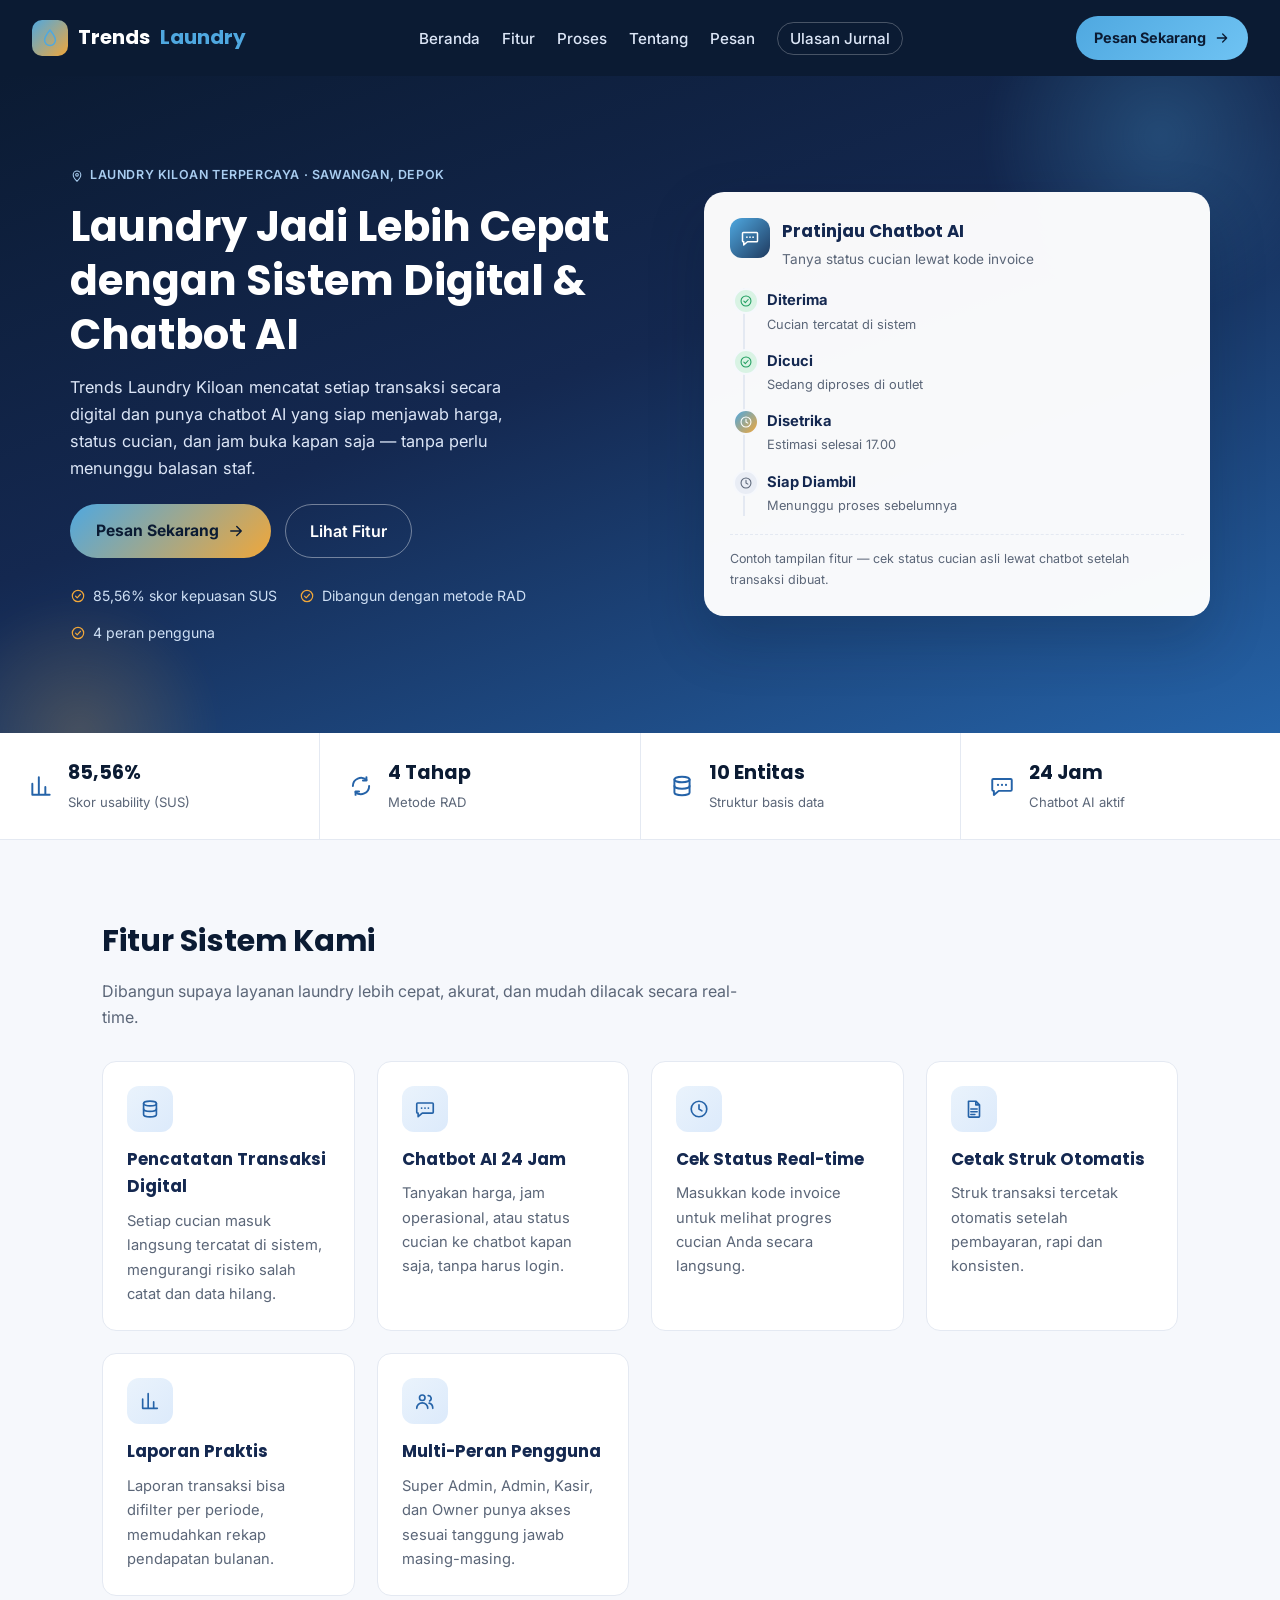
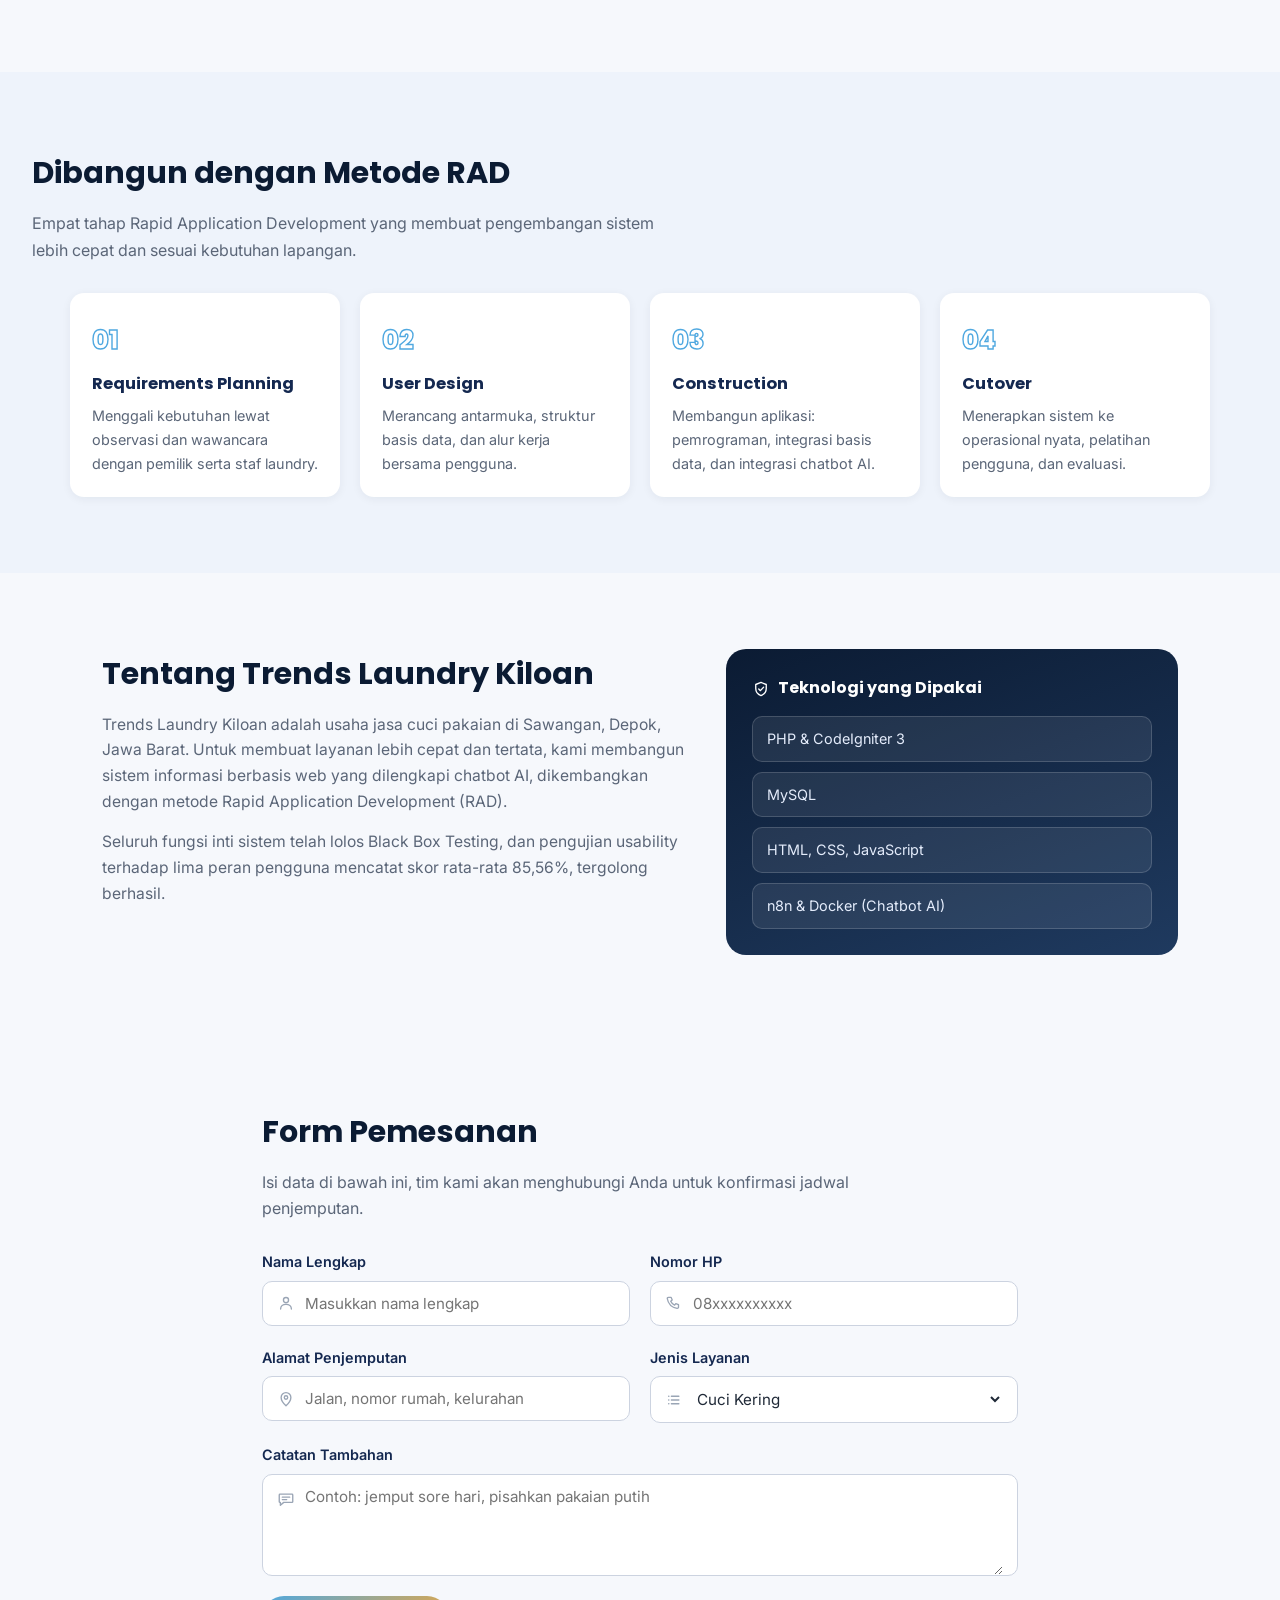
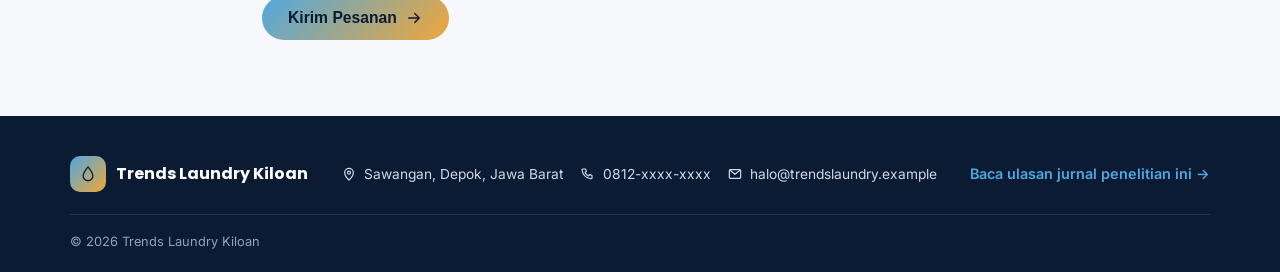
<file: index.html>
<!DOCTYPE html>
<html lang="id">
<head>
    <meta charset="UTF-8">
    <meta name="viewport" content="width=device-width, initial-scale=1.0">
    <title>Trends Laundry Kiloan — Laundry Digital dengan Chatbot AI</title>
    <link rel="stylesheet" href="css/style.css">
    <link rel="stylesheet" href="assets/home.css">
</head>
<body>

    <!-- ============================================
         ICON SPRITE
         Semua ikon digambar sebagai garis sederhana
         (bukan emoji) dan dipakai ulang lewat <use>.
         ============================================ -->
    <svg class="icon-sprite" aria-hidden="true">
        <defs>
            <symbol id="icon-drop" viewBox="0 0 24 24">
                <path d="M12 2.5c3.2 4 6.5 8.2 6.5 12A6.5 6.5 0 0 1 5.5 14.5c0-3.8 3.3-8 6.5-12z" fill="none" stroke="currentColor" stroke-width="1.8" stroke-linejoin="round"/>
            </symbol>
            <symbol id="icon-chat" viewBox="0 0 24 24">
                <path d="M4 5.5h16a1 1 0 0 1 1 1v9a1 1 0 0 1-1 1H9l-4.5 3.8V16.5H4a1 1 0 0 1-1-1v-9a1 1 0 0 1 1-1z" fill="none" stroke="currentColor" stroke-width="1.8" stroke-linejoin="round"/>
                <circle cx="8.3" cy="11" r="1" fill="currentColor" stroke="none"/>
                <circle cx="12" cy="11" r="1" fill="currentColor" stroke="none"/>
                <circle cx="15.7" cy="11" r="1" fill="currentColor" stroke="none"/>
            </symbol>
            <symbol id="icon-clock" viewBox="0 0 24 24">
                <circle cx="12" cy="12" r="8.5" fill="none" stroke="currentColor" stroke-width="1.8"/>
                <path d="M12 7.5V12l3.2 2" fill="none" stroke="currentColor" stroke-width="1.8" stroke-linecap="round" stroke-linejoin="round"/>
            </symbol>
            <symbol id="icon-chart" viewBox="0 0 24 24">
                <path d="M4 20V10M10 20V4M16 20v-7M20 20H4" fill="none" stroke="currentColor" stroke-width="1.8" stroke-linecap="round" stroke-linejoin="round"/>
            </symbol>
            <symbol id="icon-users" viewBox="0 0 24 24">
                <circle cx="9" cy="8.5" r="3" fill="none" stroke="currentColor" stroke-width="1.8"/>
                <path d="M3 20c0-3.3 2.7-6 6-6s6 2.7 6 6" fill="none" stroke="currentColor" stroke-width="1.8" stroke-linecap="round"/>
                <path d="M15.5 6.2A3 3 0 0 1 17 11.9" fill="none" stroke="currentColor" stroke-width="1.8" stroke-linecap="round"/>
                <path d="M16.5 14.3c2.3.5 4 2.5 4 5.7" fill="none" stroke="currentColor" stroke-width="1.8" stroke-linecap="round"/>
            </symbol>
            <symbol id="icon-doc" viewBox="0 0 24 24">
                <path d="M6 3.5h8l4 4V20a0.8 0.8 0 0 1-.8.8H6.8A0.8 0.8 0 0 1 6 20V3.5z" fill="none" stroke="currentColor" stroke-width="1.8" stroke-linejoin="round"/>
                <path d="M14 3.5V7.5h4" fill="none" stroke="currentColor" stroke-width="1.8" stroke-linejoin="round"/>
                <path d="M8.5 12h7M8.5 15h7M8.5 18h4.5" fill="none" stroke="currentColor" stroke-width="1.6" stroke-linecap="round"/>
            </symbol>
            <symbol id="icon-db" viewBox="0 0 24 24">
                <ellipse cx="12" cy="6" rx="7" ry="2.6" fill="none" stroke="currentColor" stroke-width="1.8"/>
                <path d="M5 6v12c0 1.4 3.1 2.6 7 2.6s7-1.2 7-2.6V6" fill="none" stroke="currentColor" stroke-width="1.8" stroke-linecap="round"/>
                <path d="M5 12c0 1.4 3.1 2.6 7 2.6s7-1.2 7-2.6" fill="none" stroke="currentColor" stroke-width="1.8" stroke-linecap="round"/>
            </symbol>
            <symbol id="icon-cycle" viewBox="0 0 24 24">
                <path d="M4.5 12a7.5 7.5 0 0 1 12.6-5.5M19.5 12a7.5 7.5 0 0 1-12.6 5.5" fill="none" stroke="currentColor" stroke-width="1.8" stroke-linecap="round"/>
                <path d="M17 3.8v3.2h-3.2M7 20.2V17h3.2" fill="none" stroke="currentColor" stroke-width="1.8" stroke-linecap="round" stroke-linejoin="round"/>
            </symbol>
            <symbol id="icon-arrow" viewBox="0 0 24 24">
                <path d="M5 12h14M13 6l6 6-6 6" fill="none" stroke="currentColor" stroke-width="1.9" stroke-linecap="round" stroke-linejoin="round"/>
            </symbol>
            <symbol id="icon-pin" viewBox="0 0 24 24">
                <path d="M12 21s-6.5-5.9-6.5-11A6.5 6.5 0 0 1 18.5 10c0 5.1-6.5 11-6.5 11z" fill="none" stroke="currentColor" stroke-width="1.8" stroke-linejoin="round"/>
                <circle cx="12" cy="10" r="2.3" fill="none" stroke="currentColor" stroke-width="1.8"/>
            </symbol>
            <symbol id="icon-phone" viewBox="0 0 24 24">
                <path d="M5 4.5h3.2l1.4 3.6-2 1.6a11 11 0 0 0 5.2 5.2l1.6-2 3.6 1.4V17.5c0 1-.9 1.8-1.9 1.6-7-1.2-11.9-6-13.1-13.1A1.7 1.7 0 0 1 5 4.5z" fill="none" stroke="currentColor" stroke-width="1.8" stroke-linejoin="round"/>
            </symbol>
            <symbol id="icon-mail" viewBox="0 0 24 24">
                <rect x="3.5" y="5.5" width="17" height="13" rx="1.5" fill="none" stroke="currentColor" stroke-width="1.8"/>
                <path d="M4.5 6.5 12 12.5l7.5-6" fill="none" stroke="currentColor" stroke-width="1.8" stroke-linecap="round" stroke-linejoin="round"/>
            </symbol>
            <symbol id="icon-check" viewBox="0 0 24 24">
                <circle cx="12" cy="12" r="8.5" fill="none" stroke="currentColor" stroke-width="1.8"/>
                <path d="M8.3 12.3l2.5 2.5 4.9-5.4" fill="none" stroke="currentColor" stroke-width="1.8" stroke-linecap="round" stroke-linejoin="round"/>
            </symbol>
            <symbol id="icon-user" viewBox="0 0 24 24">
                <circle cx="12" cy="8" r="3.4" fill="none" stroke="currentColor" stroke-width="1.8"/>
                <path d="M4.8 20c0-3.6 3.2-6.4 7.2-6.4s7.2 2.8 7.2 6.4" fill="none" stroke="currentColor" stroke-width="1.8" stroke-linecap="round"/>
            </symbol>
            <symbol id="icon-list" viewBox="0 0 24 24">
                <path d="M8.5 7h10M8.5 12h10M8.5 17h10" fill="none" stroke="currentColor" stroke-width="1.8" stroke-linecap="round"/>
                <circle cx="5" cy="7" r="1.1" fill="currentColor" stroke="none"/>
                <circle cx="5" cy="12" r="1.1" fill="currentColor" stroke="none"/>
                <circle cx="5" cy="17" r="1.1" fill="currentColor" stroke="none"/>
            </symbol>
            <symbol id="icon-note" viewBox="0 0 24 24">
                <path d="M4 5.5h16a1 1 0 0 1 1 1v9a1 1 0 0 1-1 1H9l-4.5 3.8V16.5H4a1 1 0 0 1-1-1v-9a1 1 0 0 1 1-1z" fill="none" stroke="currentColor" stroke-width="1.8" stroke-linejoin="round"/>
                <path d="M7 9.5h10M7 12.8h6" fill="none" stroke="currentColor" stroke-width="1.6" stroke-linecap="round"/>
            </symbol>
            <symbol id="icon-shield" viewBox="0 0 24 24">
                <path d="M12 3.3 19 6v5.3c0 4.8-3 7.9-7 9.4-4-1.5-7-4.6-7-9.4V6l7-2.7z" fill="none" stroke="currentColor" stroke-width="1.8" stroke-linejoin="round"/>
                <path d="M9 12l2.2 2.2L15.5 9.5" fill="none" stroke="currentColor" stroke-width="1.8" stroke-linecap="round" stroke-linejoin="round"/>
            </symbol>
        </defs>
    </svg>

    <header class="site-header">
        <a class="logo" href="#beranda">
            <span class="logo-badge"><svg class="icon" width="20" height="20"><use href="#icon-drop"/></svg></span>
            Trends<span>Laundry</span>
        </a>

        <nav>
            <ul>
                <li><a href="#beranda">Beranda</a></li>
                <li><a href="#fitur">Fitur</a></li>
                <li><a href="#proses">Proses</a></li>
                <li><a href="#tentang">Tentang</a></li>
                <li><a href="#pesan">Pesan</a></li>
                <li><a href="landing-page.html" class="nav-secondary">Ulasan Jurnal</a></li>
            </ul>
        </nav>

        <a class="btn-nav" href="#pesan">
            Pesan Sekarang
            <svg class="icon" width="16" height="16"><use href="#icon-arrow"/></svg>
        </a>
    </header>

    <main>

        <!-- ============== HERO ============== -->
        <section id="beranda" class="hero">
            <div class="hero-glow hero-glow-a"></div>
            <div class="hero-glow hero-glow-b"></div>

            <div class="hero-inner">
                <div class="hero-text">
                    <p class="eyebrow">
                        <svg class="icon" width="14" height="14"><use href="#icon-pin"/></svg>
                        Laundry Kiloan Terpercaya &middot; Sawangan, Depok
                    </p>
                    <h1>Laundry Jadi Lebih Cepat dengan Sistem Digital &amp; Chatbot AI</h1>
                    <p class="hero-desc">
                        Trends Laundry Kiloan mencatat setiap transaksi secara digital dan
                        punya chatbot AI yang siap menjawab harga, status cucian, dan jam
                        buka kapan saja &mdash; tanpa perlu menunggu balasan staf.
                    </p>

                    <div class="hero-actions">
                        <a class="btn-primary" href="#pesan">
                            Pesan Sekarang
                            <svg class="icon" width="18" height="18"><use href="#icon-arrow"/></svg>
                        </a>
                        <a class="btn-ghost" href="#fitur">Lihat Fitur</a>
                    </div>

                    <ul class="trust-badges">
                        <li><svg class="icon" width="16" height="16"><use href="#icon-check"/></svg> 85,56% skor kepuasan SUS</li>
                        <li><svg class="icon" width="16" height="16"><use href="#icon-check"/></svg> Dibangun dengan metode RAD</li>
                        <li><svg class="icon" width="16" height="16"><use href="#icon-check"/></svg> 4 peran pengguna</li>
                    </ul>
                </div>

                <div class="hero-card" aria-label="Pratinjau fitur pelacakan status">
                    <div class="hero-card-head">
                        <span class="hero-card-icon"><svg class="icon" width="20" height="20"><use href="#icon-chat"/></svg></span>
                        <div>
                            <h2>Pratinjau Chatbot AI</h2>
                            <p>Tanya status cucian lewat kode invoice</p>
                        </div>
                    </div>

                    <ol class="hero-steps">
                        <li class="done">
                            <span class="step-dot"><svg class="icon" width="14" height="14"><use href="#icon-check"/></svg></span>
                            <div>
                                <strong>Diterima</strong>
                                <span>Cucian tercatat di sistem</span>
                            </div>
                        </li>
                        <li class="done">
                            <span class="step-dot"><svg class="icon" width="14" height="14"><use href="#icon-check"/></svg></span>
                            <div>
                                <strong>Dicuci</strong>
                                <span>Sedang diproses di outlet</span>
                            </div>
                        </li>
                        <li class="active">
                            <span class="step-dot"><svg class="icon" width="14" height="14"><use href="#icon-clock"/></svg></span>
                            <div>
                                <strong>Disetrika</strong>
                                <span>Estimasi selesai 17.00</span>
                            </div>
                        </li>
                        <li>
                            <span class="step-dot"><svg class="icon" width="14" height="14"><use href="#icon-clock"/></svg></span>
                            <div>
                                <strong>Siap Diambil</strong>
                                <span>Menunggu proses sebelumnya</span>
                            </div>
                        </li>
                    </ol>

                    <p class="hero-card-note">Contoh tampilan fitur &mdash; cek status cucian asli lewat chatbot setelah transaksi dibuat.</p>
                </div>
            </div>
        </section>

        <!-- ============== STATS STRIP ============== -->
        <section class="stats" aria-label="Statistik singkat">
            <div class="stat-item">
                <svg class="icon" width="26" height="26"><use href="#icon-chart"/></svg>
                <div>
                    <strong>85,56%</strong>
                    <span>Skor usability (SUS)</span>
                </div>
            </div>
            <div class="stat-item">
                <svg class="icon" width="26" height="26"><use href="#icon-cycle"/></svg>
                <div>
                    <strong>4 Tahap</strong>
                    <span>Metode RAD</span>
                </div>
            </div>
            <div class="stat-item">
                <svg class="icon" width="26" height="26"><use href="#icon-db"/></svg>
                <div>
                    <strong>10 Entitas</strong>
                    <span>Struktur basis data</span>
                </div>
            </div>
            <div class="stat-item">
                <svg class="icon" width="26" height="26"><use href="#icon-chat"/></svg>
                <div>
                    <strong>24 Jam</strong>
                    <span>Chatbot AI aktif</span>
                </div>
            </div>
        </section>

        <!-- ============== FITUR ============== -->
        <section id="fitur" class="features">
            <h2 class="section-title">Fitur Sistem Kami</h2>
            <p class="section-subtitle">Dibangun supaya layanan laundry lebih cepat, akurat, dan mudah dilacak secara real-time.</p>

            <div class="feature-grid">
                <article class="feature-card">
                    <span class="feature-icon"><svg class="icon" width="22" height="22"><use href="#icon-db"/></svg></span>
                    <h3>Pencatatan Transaksi Digital</h3>
                    <p>Setiap cucian masuk langsung tercatat di sistem, mengurangi risiko salah catat dan data hilang.</p>
                </article>

                <article class="feature-card">
                    <span class="feature-icon"><svg class="icon" width="22" height="22"><use href="#icon-chat"/></svg></span>
                    <h3>Chatbot AI 24 Jam</h3>
                    <p>Tanyakan harga, jam operasional, atau status cucian ke chatbot kapan saja, tanpa harus login.</p>
                </article>

                <article class="feature-card">
                    <span class="feature-icon"><svg class="icon" width="22" height="22"><use href="#icon-clock"/></svg></span>
                    <h3>Cek Status Real-time</h3>
                    <p>Masukkan kode invoice untuk melihat progres cucian Anda secara langsung.</p>
                </article>

                <article class="feature-card">
                    <span class="feature-icon"><svg class="icon" width="22" height="22"><use href="#icon-doc"/></svg></span>
                    <h3>Cetak Struk Otomatis</h3>
                    <p>Struk transaksi tercetak otomatis setelah pembayaran, rapi dan konsisten.</p>
                </article>

                <article class="feature-card">
                    <span class="feature-icon"><svg class="icon" width="22" height="22"><use href="#icon-chart"/></svg></span>
                    <h3>Laporan Praktis</h3>
                    <p>Laporan transaksi bisa difilter per periode, memudahkan rekap pendapatan bulanan.</p>
                </article>

                <article class="feature-card">
                    <span class="feature-icon"><svg class="icon" width="22" height="22"><use href="#icon-users"/></svg></span>
                    <h3>Multi-Peran Pengguna</h3>
                    <p>Super Admin, Admin, Kasir, dan Owner punya akses sesuai tanggung jawab masing-masing.</p>
                </article>
            </div>
        </section>

        <!-- ============== PROSES RAD ============== -->
        <section id="proses" class="process">
            <h2 class="section-title">Dibangun dengan Metode RAD</h2>
            <p class="section-subtitle">Empat tahap Rapid Application Development yang membuat pengembangan sistem lebih cepat dan sesuai kebutuhan lapangan.</p>

            <ol class="process-grid">
                <li class="process-card">
                    <span class="process-num">01</span>
                    <h3>Requirements Planning</h3>
                    <p>Menggali kebutuhan lewat observasi dan wawancara dengan pemilik serta staf laundry.</p>
                </li>
                <li class="process-card">
                    <span class="process-num">02</span>
                    <h3>User Design</h3>
                    <p>Merancang antarmuka, struktur basis data, dan alur kerja bersama pengguna.</p>
                </li>
                <li class="process-card">
                    <span class="process-num">03</span>
                    <h3>Construction</h3>
                    <p>Membangun aplikasi: pemrograman, integrasi basis data, dan integrasi chatbot AI.</p>
                </li>
                <li class="process-card">
                    <span class="process-num">04</span>
                    <h3>Cutover</h3>
                    <p>Menerapkan sistem ke operasional nyata, pelatihan pengguna, dan evaluasi.</p>
                </li>
            </ol>
        </section>

        <!-- ============== TENTANG ============== -->
        <section id="tentang" class="about">
            <div class="about-text">
                <h2 class="section-title">Tentang Trends Laundry Kiloan</h2>
                <p>
                    Trends Laundry Kiloan adalah usaha jasa cuci pakaian di Sawangan, Depok,
                    Jawa Barat. Untuk membuat layanan lebih cepat dan tertata, kami membangun
                    sistem informasi berbasis web yang dilengkapi chatbot AI, dikembangkan
                    dengan metode Rapid Application Development (RAD).
                </p>
                <p>
                    Seluruh fungsi inti sistem telah lolos Black Box Testing, dan pengujian
                    usability terhadap lima peran pengguna mencatat skor rata-rata 85,56%,
                    tergolong berhasil.
                </p>
            </div>

            <div class="about-card">
                <h3><svg class="icon" width="18" height="18"><use href="#icon-shield"/></svg> Teknologi yang Dipakai</h3>
                <ul class="tech-list">
                    <li>PHP &amp; CodeIgniter 3</li>
                    <li>MySQL</li>
                    <li>HTML, CSS, JavaScript</li>
                    <li>n8n &amp; Docker (Chatbot AI)</li>
                </ul>
            </div>
        </section>

        <!-- ============== FORM PEMESANAN ============== -->
        <section id="pesan" class="order">
            <h2 class="section-title">Form Pemesanan</h2>
            <p class="section-subtitle">Isi data di bawah ini, tim kami akan menghubungi Anda untuk konfirmasi jadwal penjemputan.</p>

            <form class="order-form" action="#" method="post">
                <div class="form-group">
                    <label for="nama">Nama Lengkap</label>
                    <div class="input-wrap">
                        <svg class="icon" width="18" height="18"><use href="#icon-user"/></svg>
                        <input type="text" id="nama" name="nama" placeholder="Masukkan nama lengkap" required>
                    </div>
                </div>

                <div class="form-group">
                    <label for="telepon">Nomor HP</label>
                    <div class="input-wrap">
                        <svg class="icon" width="18" height="18"><use href="#icon-phone"/></svg>
                        <input type="tel" id="telepon" name="telepon" placeholder="08xxxxxxxxxx" required>
                    </div>
                </div>

                <div class="form-group">
                    <label for="alamat">Alamat Penjemputan</label>
                    <div class="input-wrap">
                        <svg class="icon" width="18" height="18"><use href="#icon-pin"/></svg>
                        <input type="text" id="alamat" name="alamat" placeholder="Jalan, nomor rumah, kelurahan">
                    </div>
                </div>

                <div class="form-group">
                    <label for="layanan">Jenis Layanan</label>
                    <div class="input-wrap">
                        <svg class="icon" width="18" height="18"><use href="#icon-list"/></svg>
                        <select id="layanan" name="layanan">
                            <option value="cuci-kering">Cuci Kering</option>
                            <option value="cuci-setrika">Cuci + Setrika</option>
                            <option value="express">Cuci Express (1 Hari)</option>
                        </select>
                    </div>
                </div>

                <div class="form-group form-group-full">
                    <label for="catatan">Catatan Tambahan</label>
                    <div class="input-wrap input-wrap-top">
                        <svg class="icon" width="18" height="18"><use href="#icon-note"/></svg>
                        <textarea id="catatan" name="catatan" rows="4" placeholder="Contoh: jemput sore hari, pisahkan pakaian putih"></textarea>
                    </div>
                </div>

                <button type="submit" class="btn-primary">
                    Kirim Pesanan
                    <svg class="icon" width="18" height="18"><use href="#icon-arrow"/></svg>
                </button>
            </form>
        </section>

    </main>

    <footer>
        <div class="footer-inner">
            <div class="footer-brand">
                <span class="logo-badge"><svg class="icon" width="18" height="18"><use href="#icon-drop"/></svg></span>
                <strong>Trends Laundry Kiloan</strong>
            </div>

            <ul class="footer-contact">
                <li><svg class="icon" width="16" height="16"><use href="#icon-pin"/></svg> Sawangan, Depok, Jawa Barat</li>
                <li><svg class="icon" width="16" height="16"><use href="#icon-phone"/></svg> 0812-xxxx-xxxx</li>
                <li><svg class="icon" width="16" height="16"><use href="#icon-mail"/></svg> halo@trendslaundry.example</li>
            </ul>

            <a class="footer-link" href="landing-page.html">Baca ulasan jurnal penelitian ini &rarr;</a>
        </div>

        <p class="footer-copy">&copy; 2026 Trends Laundry Kiloan</p>
    </footer>

</body>
</html>
</file>
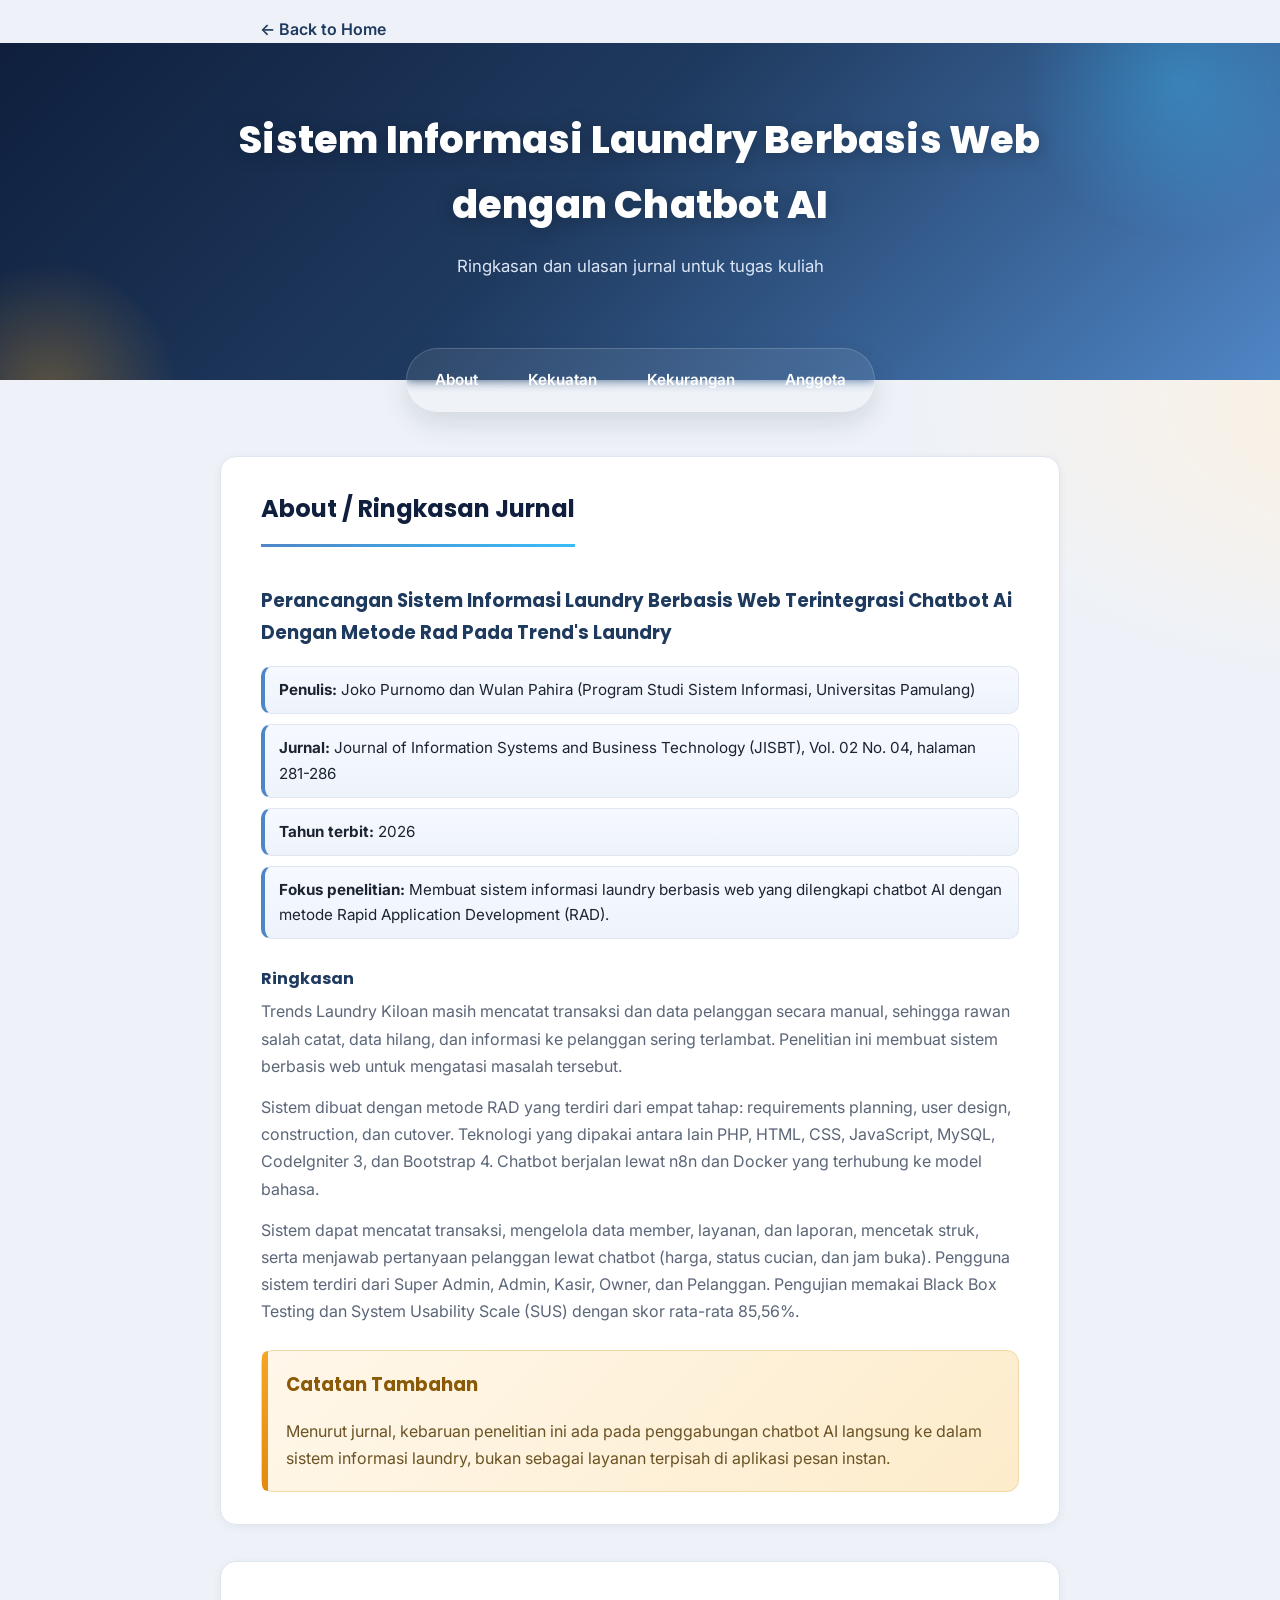
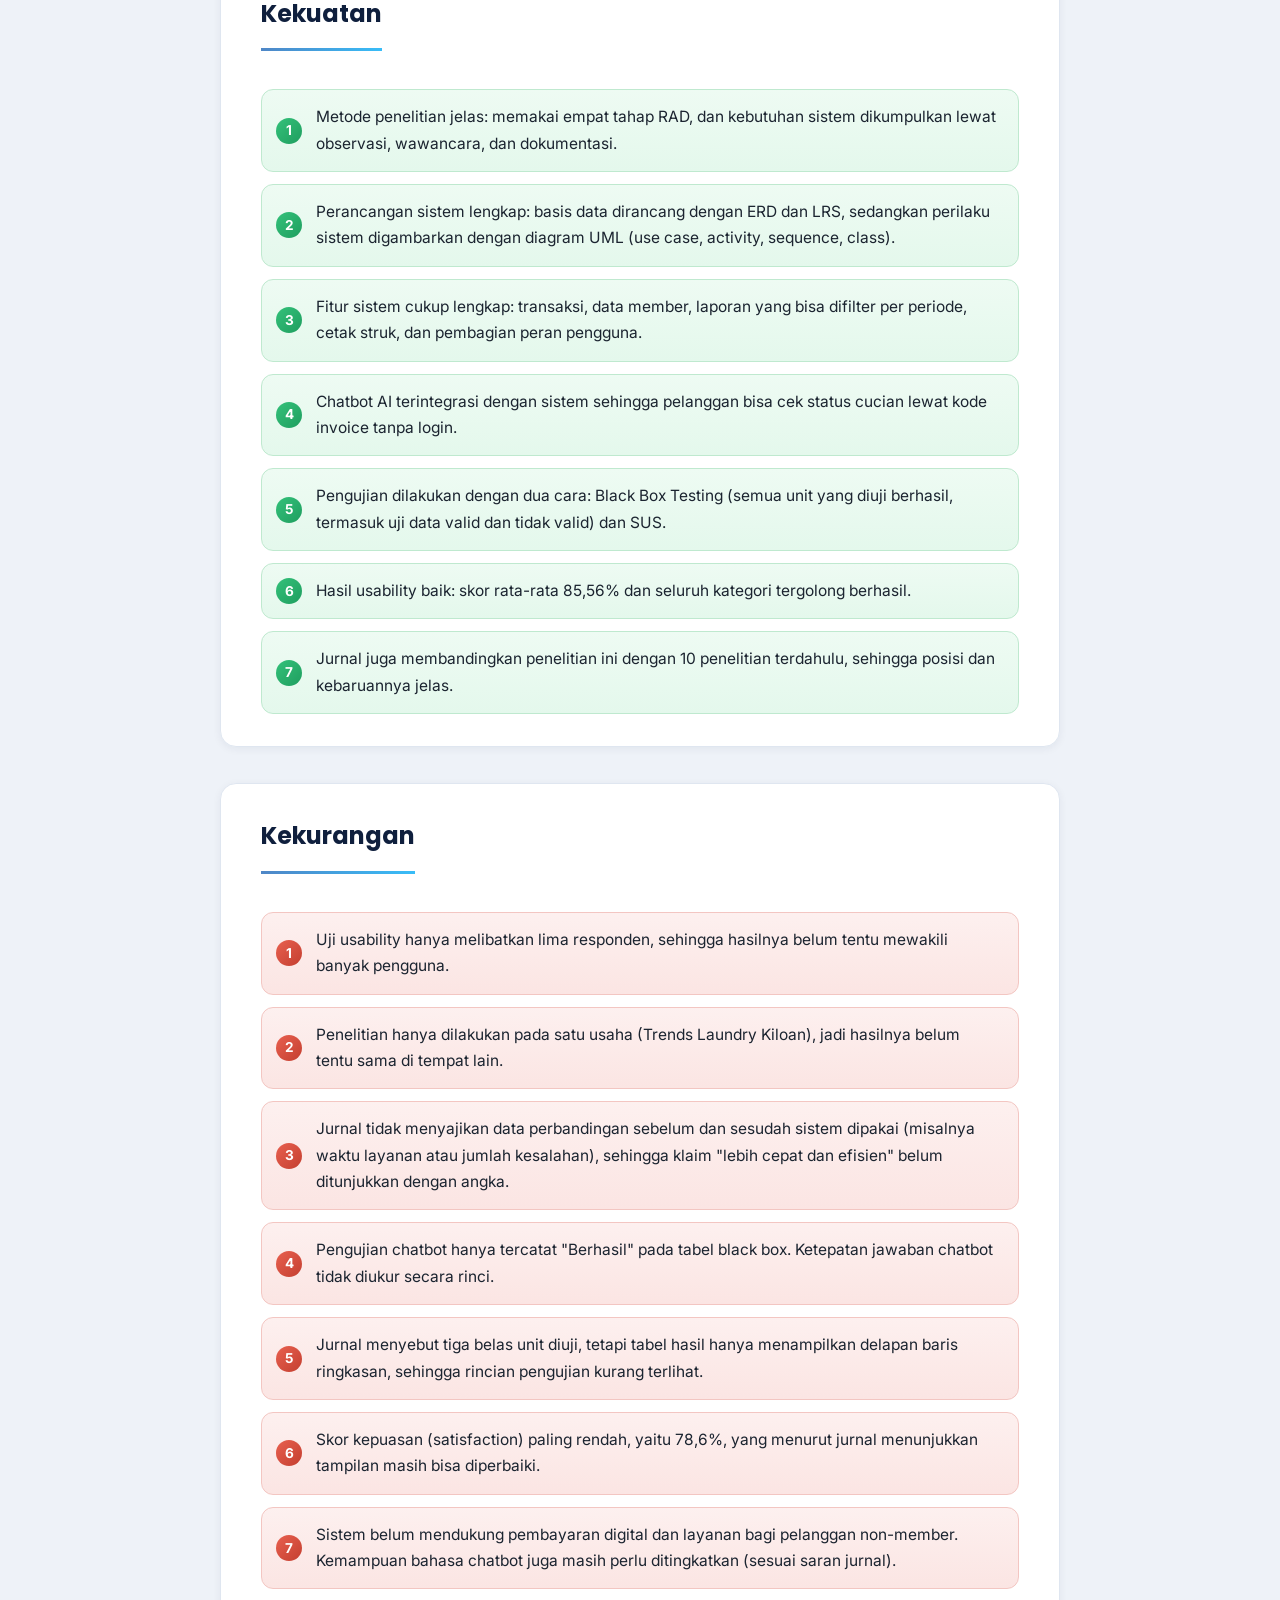
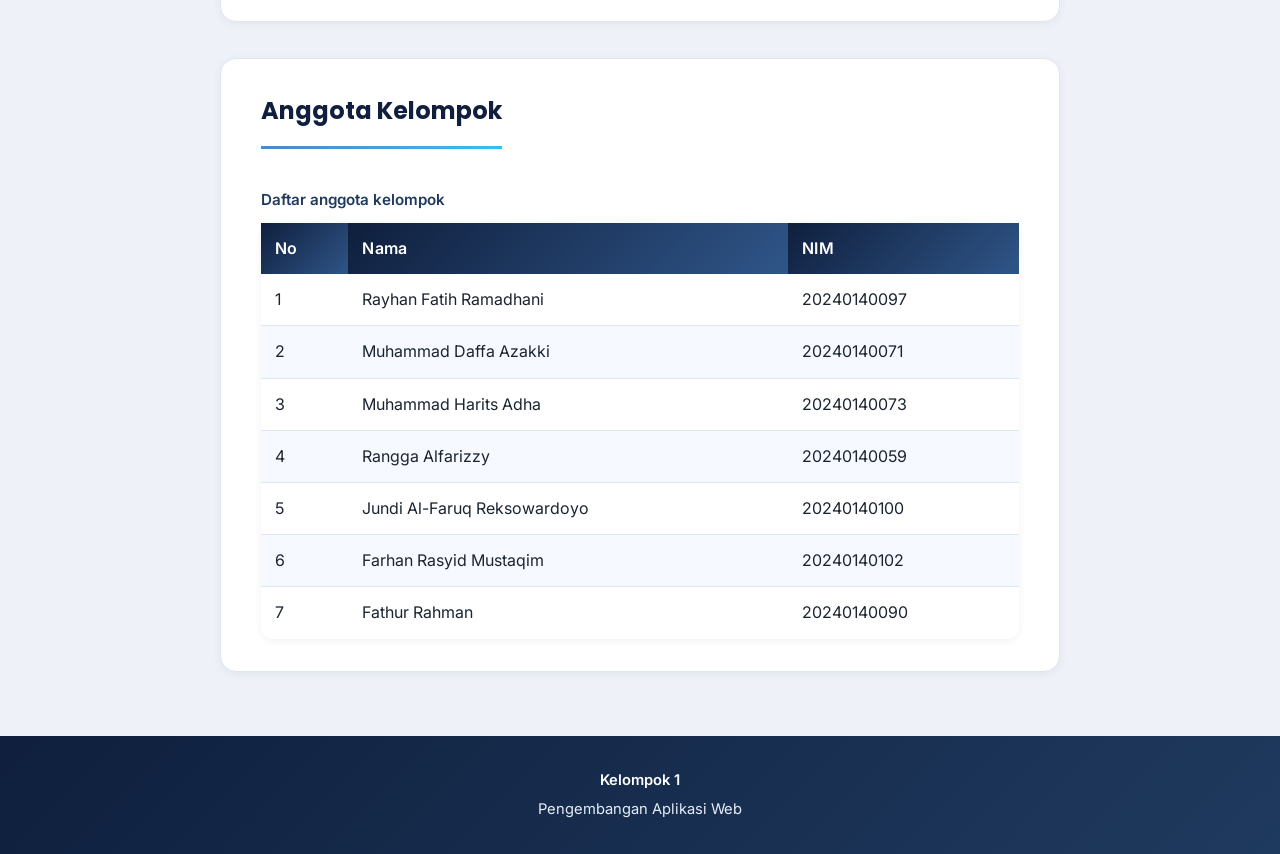
<file: landing-page.html>
<!DOCTYPE html>
<html lang="id">
<head>
    <meta charset="UTF-8">
    <meta name="viewport" content="width=device-width, initial-scale=1.0">
    <title>Ringkasan Jurnal: Sistem Informasi Laundry Berbasis Web dengan Chatbot AI</title>
    <link rel="stylesheet" href="css/style.css">
    <link rel="stylesheet" href="assets/landing.css">
</head>
<body>

    <p class="back-link"><a href="index.html">&larr; Back to Home</a></p>

    <header>
        <div class="header-decor" aria-hidden="true"></div>
        <h1>Sistem Informasi Laundry Berbasis Web dengan Chatbot AI</h1>
        <p>Ringkasan dan ulasan jurnal untuk tugas kuliah</p>

        <nav>
            <ul>
                <li><a href="#about">About</a></li>
                <li><a href="#kekuatan">Kekuatan</a></li>
                <li><a href="#kekurangan">Kekurangan</a></li>
                <li><a href="#anggota">Anggota</a></li>
            </ul>
        </nav>
    </header>

    <main>

        <section id="about">
            <h2>About / Ringkasan Jurnal</h2>

            <article>
                <h3>Perancangan Sistem Informasi Laundry Berbasis Web Terintegrasi Chatbot Ai Dengan Metode Rad Pada Trend's Laundry</h3>

                <ul>
                    <li><strong>Penulis:</strong> Joko Purnomo dan Wulan Pahira (Program Studi Sistem Informasi, Universitas Pamulang)</li>
                    <li><strong>Jurnal:</strong> Journal of Information Systems and Business Technology (JISBT), Vol. 02 No. 04, halaman 281-286</li>
                    <li><strong>Tahun terbit:</strong> 2026</li>
                    <li><strong>Fokus penelitian:</strong> Membuat sistem informasi laundry berbasis web yang dilengkapi chatbot AI dengan metode Rapid Application Development (RAD).</li>
                </ul>

                <h4>Ringkasan</h4>
                <p>
                    Trends Laundry Kiloan masih mencatat transaksi dan data pelanggan secara manual,
                    sehingga rawan salah catat, data hilang, dan informasi ke pelanggan sering terlambat.
                    Penelitian ini membuat sistem berbasis web untuk mengatasi masalah tersebut.
                </p>
                <p>
                    Sistem dibuat dengan metode RAD yang terdiri dari empat tahap: requirements planning,
                    user design, construction, dan cutover. Teknologi yang dipakai antara lain PHP,
                    HTML, CSS, JavaScript, MySQL, CodeIgniter 3, dan Bootstrap 4. Chatbot berjalan
                    lewat n8n dan Docker yang terhubung ke model bahasa.
                </p>
                <p>
                    Sistem dapat mencatat transaksi, mengelola data member, layanan, dan laporan,
                    mencetak struk, serta menjawab pertanyaan pelanggan lewat chatbot (harga,
                    status cucian, dan jam buka). Pengguna sistem terdiri dari Super Admin, Admin,
                    Kasir, Owner, dan Pelanggan. Pengujian memakai Black Box Testing dan System
                    Usability Scale (SUS) dengan skor rata-rata 85,56%.
                </p>
            </article>

            <aside>
                <h3>Catatan Tambahan</h3>
                <p>
                    Menurut jurnal, kebaruan penelitian ini ada pada penggabungan chatbot AI langsung
                    ke dalam sistem informasi laundry, bukan sebagai layanan terpisah di aplikasi
                    pesan instan.
                </p>
            </aside>
        </section>

        <section id="kekuatan">
            <h2>Kekuatan</h2>
            <ul>
                <li>Metode penelitian jelas: memakai empat tahap RAD, dan kebutuhan sistem dikumpulkan lewat observasi, wawancara, dan dokumentasi.</li>
                <li>Perancangan sistem lengkap: basis data dirancang dengan ERD dan LRS, sedangkan perilaku sistem digambarkan dengan diagram UML (use case, activity, sequence, class).</li>
                <li>Fitur sistem cukup lengkap: transaksi, data member, laporan yang bisa difilter per periode, cetak struk, dan pembagian peran pengguna.</li>
                <li>Chatbot AI terintegrasi dengan sistem sehingga pelanggan bisa cek status cucian lewat kode invoice tanpa login.</li>
                <li>Pengujian dilakukan dengan dua cara: Black Box Testing (semua unit yang diuji berhasil, termasuk uji data valid dan tidak valid) dan SUS.</li>
                <li>Hasil usability baik: skor rata-rata 85,56% dan seluruh kategori tergolong berhasil.</li>
                <li>Jurnal juga membandingkan penelitian ini dengan 10 penelitian terdahulu, sehingga posisi dan kebaruannya jelas.</li>
            </ul>
        </section>

        <section id="kekurangan">
            <h2>Kekurangan</h2>
            <ul>
                <li>Uji usability hanya melibatkan lima responden, sehingga hasilnya belum tentu mewakili banyak pengguna.</li>
                <li>Penelitian hanya dilakukan pada satu usaha (Trends Laundry Kiloan), jadi hasilnya belum tentu sama di tempat lain.</li>
                <li>Jurnal tidak menyajikan data perbandingan sebelum dan sesudah sistem dipakai (misalnya waktu layanan atau jumlah kesalahan), sehingga klaim "lebih cepat dan efisien" belum ditunjukkan dengan angka.</li>
                <li>Pengujian chatbot hanya tercatat "Berhasil" pada tabel black box. Ketepatan jawaban chatbot tidak diukur secara rinci.</li>
                <li>Jurnal menyebut tiga belas unit diuji, tetapi tabel hasil hanya menampilkan delapan baris ringkasan, sehingga rincian pengujian kurang terlihat.</li>
                <li>Skor kepuasan (satisfaction) paling rendah, yaitu 78,6%, yang menurut jurnal menunjukkan tampilan masih bisa diperbaiki.</li>
                <li>Sistem belum mendukung pembayaran digital dan layanan bagi pelanggan non-member. Kemampuan bahasa chatbot juga masih perlu ditingkatkan (sesuai saran jurnal).</li>
            </ul>
        </section>

        <section id="anggota">
            <h2>Anggota Kelompok</h2>
            <table>
                <caption>Daftar anggota kelompok</caption>
                <thead>
                    <tr>
                        <th scope="col">No</th>
                        <th scope="col">Nama</th>
                        <th scope="col">NIM</th>
                    </tr>
                </thead>
                <tbody>
                    <tr>
                        <td>1</td>
                        <td>Rayhan Fatih Ramadhani</td>
                        <td>20240140097</td>
                    </tr>
                    <tr>
                        <td>2</td>
                        <td>Muhammad Daffa Azakki</td>
                        <td>20240140071</td>
                    </tr>
                    <tr>
                        <td>3</td>
                        <td>Muhammad Harits Adha</td>
                        <td>20240140073</td>
                    </tr>
                    <tr>
                        <td>4</td>
                        <td>Rangga Alfarizzy</td>
                        <td>20240140059</td>
                    </tr>
                    <tr>
                        <td>5</td>
                        <td>Jundi Al-Faruq Reksowardoyo</td>
                        <td>20240140100</td>
                    </tr>
                    <tr>
                        <td>6</td>
                        <td>Farhan Rasyid Mustaqim</td>
                        <td>20240140102</td>
                    </tr>
                    <tr>
                        <td>7</td>
                        <td>Fathur Rahman</td>
                        <td>20240140090</td>
                    </tr>
                </tbody>
            </table>
        </section>

    </main>

    <footer>
        <p>Kelompok 1</p>
        <p>Pengembangan Aplikasi Web</p>
    </footer>

</body>
</html>
</file>
<file: css/style.css>
/* =========================================================
   css/style.css — Shared base stylesheet
   Dipakai bersama oleh index.html (Homepage) dan
   landing-page.html (Landing Page jurnal). Isinya murni
   reset dasar dan font, supaya tidak bentrok dengan warna
   atau layout khusus masing-masing halaman.

   Styling khusus tiap halaman ada di:
   - css/home.css      (untuk index.html)
   - css/landing.css    (untuk landing-page.html)
   ========================================================= */

@import url('https://fonts.googleapis.com/css2?family=Poppins:wght@400;600;700;800&family=Inter:wght@400;500;600&display=swap');

* {
    box-sizing: border-box;
}

html {
    scroll-behavior: smooth;
}

body {
    margin: 0;
    font-family: 'Inter', Arial, sans-serif;
}
</file>
<file: assets/home.css>
/* Font import & base reset (box-sizing, scroll-behavior, body margin/font)
   are already provided by css/style.css, loaded before this file. */

/* ===== Tokens ===== */
:root {
    --navy-900: #0b1b33;
    --navy-800: #142850;
    --navy-700: #1f3a5f;
    --blue-500: #2563a8;
    --blue-400: #4fa8e0;
    --blue-200: #a9cdf0;
    --amber: #f0a73a;
    --ink: #1f2937;
    --muted: #5b6678;
    --bg: #f6f8fc;
    --card: #ffffff;
    --border: #e4e9f2;
    --radius-lg: 20px;
    --radius-md: 14px;
    --radius-sm: 10px;
    --shadow-sm: 0 2px 10px rgba(11, 27, 51, 0.06);
    --shadow-md: 0 14px 32px rgba(11, 27, 51, 0.12);
    --shadow-lg: 0 24px 56px rgba(11, 27, 51, 0.22);
}

body {
    line-height: 1.65;
    color: var(--ink);
    background-color: var(--bg);
    margin: 0;
}

h1, h2, h3 {
    font-family: 'Poppins', 'Inter', sans-serif;
    margin: 0 0 12px;
    color: var(--navy-800);
}

p { margin: 0 0 14px; color: var(--muted); }

a { text-decoration: none; }

ul, ol { margin: 0; padding: 0; list-style: none; }

.icon {
    display: inline-block;
    vertical-align: middle;
    flex-shrink: 0;
}

.icon-sprite {
    display: none;
}

.section-title {
    font-size: clamp(1.4rem, 2.6vw, 1.9rem);
    color: var(--navy-900);
}

.section-subtitle {
    max-width: 640px;
    color: var(--muted);
}

/* =========================================================
   HEADER & NAV — FLEXBOX
   ========================================================= */
.site-header {
    display: flex;
    align-items: center;
    justify-content: space-between;
    gap: 20px;
    flex-wrap: wrap;
    padding: 16px 32px;
    background-color: var(--navy-900);
    color: #fff;
}

.logo {
    display: flex;
    align-items: center;
    gap: 10px;
    color: #fff;
    font-weight: 700;
    font-size: 1.25rem;
    font-family: 'Poppins', sans-serif;
    white-space: nowrap;
}

.logo span { color: var(--blue-400); }

.logo-badge {
    display: flex;
    align-items: center;
    justify-content: center;
    width: 36px;
    height: 36px;
    border-radius: 10px;
    background: linear-gradient(135deg, var(--blue-400), var(--amber));
    color: var(--navy-900);
    flex-shrink: 0;
}

.site-header nav ul {
    display: flex;
    flex-wrap: wrap;
    align-items: center;
    gap: 22px;
}

.site-header nav a {
    color: #dce6f7;
    font-weight: 500;
    font-size: 0.95rem;
    transition: color 0.2s ease;
}

.site-header nav a:hover,
.site-header nav a:focus-visible {
    color: var(--blue-400);
}

.nav-secondary {
    padding: 6px 12px;
    border: 1px solid rgba(255, 255, 255, 0.25);
    border-radius: 999px;
}

.btn-nav {
    display: flex;
    align-items: center;
    gap: 8px;
    background: linear-gradient(135deg, var(--blue-400), #6fc3f3);
    color: var(--navy-900);
    font-weight: 700;
    font-size: 0.9rem;
    padding: 10px 18px;
    border-radius: 999px;
    white-space: nowrap;
    transition: transform 0.2s ease, box-shadow 0.2s ease;
}

.btn-nav:hover {
    transform: translateY(-2px);
    box-shadow: 0 10px 20px rgba(79, 168, 224, 0.35);
}

/* =========================================================
   HERO — CSS GRID
   ========================================================= */
.hero {
    position: relative;
    overflow: hidden;
    background: linear-gradient(160deg, var(--navy-900) 0%, var(--navy-800) 45%, var(--blue-500) 100%);
    padding: clamp(48px, 7vw, 88px) 32px;
}

.hero-glow {
    position: absolute;
    border-radius: 50%;
    filter: blur(10px);
    opacity: 0.55;
    pointer-events: none;
}

.hero-glow-a {
    width: 360px;
    height: 360px;
    background: radial-gradient(circle, rgba(79, 168, 224, 0.5), transparent 70%);
    top: -120px;
    right: -60px;
}

.hero-glow-b {
    width: 280px;
    height: 280px;
    background: radial-gradient(circle, rgba(240, 167, 58, 0.4), transparent 70%);
    bottom: -140px;
    left: -60px;
}

.hero-inner {
    position: relative;
    z-index: 1;
    display: grid;
    grid-template-columns: 1.15fr 1fr;
    gap: clamp(28px, 4vw, 56px);
    align-items: center;
    max-width: 1140px;
    margin: 0 auto;
}

.eyebrow {
    display: inline-flex;
    align-items: center;
    gap: 6px;
    text-transform: uppercase;
    letter-spacing: 0.6px;
    font-size: 0.78rem;
    font-weight: 600;
    color: var(--blue-200);
    margin-bottom: 14px;
}

.hero-text h1 {
    color: #fff;
    font-size: clamp(1.8rem, 3.6vw, 2.6rem);
    line-height: 1.3;
}

.hero-desc {
    color: #dce6f7;
    max-width: 480px;
    font-size: 1.02rem;
}

.hero-actions {
    display: flex;
    flex-wrap: wrap;
    gap: 14px;
    margin: 22px 0 26px;
}

.btn-primary {
    display: inline-flex;
    align-items: center;
    gap: 8px;
    background: linear-gradient(135deg, var(--blue-400), var(--amber));
    color: var(--navy-900);
    font-weight: 700;
    font-size: 0.98rem;
    padding: 13px 26px;
    border: none;
    border-radius: 999px;
    cursor: pointer;
    transition: transform 0.2s ease, box-shadow 0.2s ease;
}

.btn-primary:hover,
.btn-primary:focus-visible {
    transform: translateY(-2px);
    box-shadow: 0 14px 26px rgba(79, 168, 224, 0.35);
}

.btn-ghost {
    display: inline-flex;
    align-items: center;
    padding: 13px 24px;
    border: 1px solid rgba(255, 255, 255, 0.4);
    border-radius: 999px;
    color: #fff;
    font-weight: 600;
    transition: background-color 0.2s ease, border-color 0.2s ease;
}

.btn-ghost:hover,
.btn-ghost:focus-visible {
    background-color: rgba(255, 255, 255, 0.1);
    border-color: #fff;
}

.trust-badges {
    display: flex;
    flex-wrap: wrap;
    gap: 14px 22px;
}

.trust-badges li {
    display: flex;
    align-items: center;
    gap: 7px;
    color: #cfe0f5;
    font-size: 0.88rem;
}

.trust-badges .icon { color: var(--amber); }

/* ----- Hero card ----- */
.hero-card {
    background: rgba(255, 255, 255, 0.97);
    border-radius: var(--radius-lg);
    padding: 26px;
    box-shadow: var(--shadow-lg);
}

.hero-card-head {
    display: flex;
    align-items: flex-start;
    gap: 12px;
    margin-bottom: 18px;
}

.hero-card-head h2 {
    font-size: 1.05rem;
    margin-bottom: 2px;
}

.hero-card-head p {
    margin: 0;
    font-size: 0.85rem;
}

.hero-card-icon {
    display: flex;
    align-items: center;
    justify-content: center;
    width: 40px;
    height: 40px;
    border-radius: 12px;
    background: linear-gradient(135deg, var(--blue-400), var(--navy-700));
    color: #fff;
    flex-shrink: 0;
}

.hero-steps {
    display: flex;
    flex-direction: column;
    gap: 14px;
    border-left: 2px solid var(--border);
    margin-left: 13px;
    padding-left: 22px;
}

.hero-steps li {
    position: relative;
    display: flex;
    align-items: flex-start;
    gap: 12px;
}

.hero-steps li div {
    display: flex;
    flex-direction: column;
    gap: 1px;
}

.hero-steps strong {
    font-size: 0.92rem;
    color: var(--navy-800);
}

.hero-steps span {
    font-size: 0.8rem;
    color: var(--muted);
}

.step-dot {
    position: absolute;
    left: -34px;
    top: 0;
    display: flex;
    align-items: center;
    justify-content: center;
    width: 26px;
    height: 26px;
    border-radius: 50%;
    background: #e9edf5;
    color: #9aa5b5;
    border: 2px solid var(--bg);
}

.hero-steps li.done .step-dot {
    background: #d9f3e4;
    color: #1f9e5f;
}

.hero-steps li.active .step-dot {
    background: linear-gradient(135deg, var(--blue-400), var(--amber));
    color: #fff;
}

.hero-card-note {
    margin: 18px 0 0;
    font-size: 0.78rem;
    color: var(--muted);
    border-top: 1px dashed var(--border);
    padding-top: 14px;
}

/* =========================================================
   STATS STRIP
   ========================================================= */
.stats {
    display: grid;
    grid-template-columns: repeat(auto-fit, minmax(220px, 1fr));
    gap: 1px;
    background-color: var(--border);
    border-bottom: 1px solid var(--border);
}

.stat-item {
    display: flex;
    align-items: center;
    gap: 14px;
    background-color: var(--card);
    padding: 24px 28px;
}

.stat-item .icon { color: var(--blue-500); }

.stat-item strong {
    display: block;
    font-size: 1.2rem;
    color: var(--navy-900);
    font-family: 'Poppins', sans-serif;
}

.stat-item span {
    font-size: 0.82rem;
    color: var(--muted);
}

/* =========================================================
   FEATURES — CSS GRID
   ========================================================= */
.features {
    padding: clamp(48px, 7vw, 76px) 32px;
    max-width: 1140px;
    margin: 0 auto;
}

.feature-grid {
    display: grid;
    grid-template-columns: repeat(auto-fit, minmax(250px, 1fr));
    gap: 22px;
    margin-top: 30px;
}

.feature-card {
    background-color: var(--card);
    border: 1px solid var(--border);
    border-radius: var(--radius-md);
    padding: 24px;
    transition: transform 0.25s ease, box-shadow 0.25s ease, border-color 0.25s ease;
}

.feature-card:hover {
    transform: translateY(-4px);
    box-shadow: var(--shadow-md);
    border-color: transparent;
}

.feature-icon {
    display: inline-flex;
    align-items: center;
    justify-content: center;
    width: 46px;
    height: 46px;
    border-radius: 12px;
    background: linear-gradient(135deg, #eaf3fc, #dceafb);
    color: var(--blue-500);
    margin-bottom: 14px;
}

.feature-card h3 {
    font-size: 1.05rem;
    margin-bottom: 8px;
}

.feature-card p {
    font-size: 0.92rem;
    margin: 0;
}

/* =========================================================
   PROSES RAD
   ========================================================= */
.process {
    background-color: #eef3fb;
    padding: clamp(48px, 7vw, 76px) 32px;
}

.process-grid {
    max-width: 1140px;
    margin: 30px auto 0;
    display: grid;
    grid-template-columns: repeat(auto-fit, minmax(220px, 1fr));
    gap: 20px;
    counter-reset: step;
}

.process-card {
    position: relative;
    background-color: var(--card);
    border-radius: var(--radius-md);
    padding: 26px 22px 22px;
    box-shadow: var(--shadow-sm);
}

.process-num {
    display: inline-block;
    font-family: 'Poppins', sans-serif;
    font-weight: 800;
    font-size: 1.6rem;
    color: transparent;
    -webkit-text-stroke: 1.4px var(--blue-400);
    margin-bottom: 10px;
}

.process-card h3 {
    font-size: 1.02rem;
    margin-bottom: 6px;
}

.process-card p {
    font-size: 0.9rem;
    margin: 0;
}

/* =========================================================
   TENTANG — CSS GRID
   ========================================================= */
.about {
    display: grid;
    grid-template-columns: 1.3fr 1fr;
    gap: 36px;
    align-items: start;
    max-width: 1140px;
    margin: 0 auto;
    padding: clamp(48px, 7vw, 76px) 32px;
}

.about-text p { font-size: 0.98rem; }

.about-card {
    background: linear-gradient(160deg, var(--navy-900), var(--navy-700));
    color: #fff;
    border-radius: var(--radius-lg);
    padding: 26px;
}

.about-card h3 {
    display: flex;
    align-items: center;
    gap: 8px;
    color: #fff;
    font-size: 1rem;
    margin-bottom: 14px;
}

.tech-list {
    display: flex;
    flex-direction: column;
    gap: 10px;
}

.tech-list li {
    background-color: rgba(255, 255, 255, 0.08);
    border: 1px solid rgba(255, 255, 255, 0.16);
    border-radius: var(--radius-sm);
    padding: 10px 14px;
    font-size: 0.9rem;
    color: #e4ecfb;
}

/* =========================================================
   FORM — ICON INPUTS, LABELS, FOCUS STATE
   ========================================================= */
.order {
    max-width: 820px;
    margin: 0 auto;
    padding: clamp(48px, 7vw, 76px) 32px;
}

.order-form {
    display: grid;
    grid-template-columns: 1fr 1fr;
    gap: 20px;
    margin-top: 28px;
}

.form-group {
    display: flex;
    flex-direction: column;
    gap: 7px;
    min-width: 0;
}

.form-group-full { grid-column: 1 / -1; }

label {
    font-weight: 600;
    font-size: 0.9rem;
    color: var(--navy-800);
}

.input-wrap {
    display: flex;
    align-items: center;
    gap: 10px;
    background-color: var(--card);
    border: 1px solid #ccd3e0;
    border-radius: var(--radius-sm);
    padding: 0 14px;
    transition: border-color 0.2s ease, box-shadow 0.2s ease;
}

.input-wrap-top { align-items: flex-start; padding-top: 12px; }

.input-wrap .icon { color: #9aa5b5; margin-top: 0; }

.input-wrap-top .icon { margin-top: 3px; }

.input-wrap:focus-within {
    border-color: var(--blue-400);
    box-shadow: 0 0 0 4px rgba(79, 168, 224, 0.2);
}

input, select, textarea {
    flex: 1;
    min-width: 0;
    width: 100%;
    font-family: inherit;
    font-size: 0.95rem;
    color: var(--ink);
    border: none;
    outline: none;
    background: transparent;
    padding: 12px 0;
}

textarea { resize: vertical; padding-top: 0; }

.order-form button {
    grid-column: 1 / -1;
    justify-self: start;
}

/* =========================================================
   FOOTER
   ========================================================= */
footer {
    background-color: var(--navy-900);
    color: #cfd9ec;
    padding: 40px 32px 20px;
}

.footer-inner {
    max-width: 1140px;
    margin: 0 auto;
    display: flex;
    flex-wrap: wrap;
    justify-content: space-between;
    align-items: center;
    gap: 18px;
    padding-bottom: 22px;
    border-bottom: 1px solid rgba(255, 255, 255, 0.12);
}

.footer-brand {
    display: flex;
    align-items: center;
    gap: 10px;
    color: #fff;
    font-family: 'Poppins', sans-serif;
}

.footer-contact {
    display: flex;
    flex-wrap: wrap;
    gap: 16px;
}

.footer-contact li {
    display: flex;
    align-items: center;
    gap: 7px;
    font-size: 0.86rem;
}

.footer-link {
    color: var(--blue-400);
    font-weight: 600;
    font-size: 0.9rem;
    white-space: nowrap;
}

.footer-link:hover { text-decoration: underline; }

.footer-copy {
    max-width: 1140px;
    margin: 16px auto 0;
    font-size: 0.8rem;
    color: #93a1bd;
}

/* =========================================================
   MEDIA QUERIES — RESPONSIVE + MOBILE SATU KOLOM
   ========================================================= */
@media (max-width: 1024px) {
    .hero-inner { grid-template-columns: 1fr; }
    .about { grid-template-columns: 1fr; }
}

@media (max-width: 768px) {
    .site-header {
        flex-direction: column;
        align-items: flex-start;
    }

    .site-header nav ul { gap: 14px; }

    .btn-nav { align-self: flex-start; }

    .order-form { grid-template-columns: 1fr; }

    .form-group-full,
    .order-form button { grid-column: 1; }

    .stats { grid-template-columns: 1fr; }
}

@media (max-width: 480px) {
    .hero, .features, .process, .about, .order {
        padding-left: 20px;
        padding-right: 20px;
    }

    .site-header { padding: 14px 20px; }

    footer { padding: 32px 20px 20px; }
}
</file>
<file: assets/landing.css>
/* Font import & base reset (box-sizing, scroll-behavior, body margin/font)
   are already provided by css/style.css, loaded before this file. */

/* ===== Design tokens ===== */
:root {
    --navy-900: #0f1f3d;
    --navy-700: #1f3a5f;
    --navy-500: #2f5588;
    --blue-400: #4f86c6;
    --cyan-400: #38bdf8;
    --accent: #f5a623;
    --ink: #1b2430;
    --muted: #5b6678;
    --bg: #eef2f8;
    --card: #ffffff;
    --border: #dfe6f0;
    --radius: 16px;
    --shadow-sm: 0 2px 8px rgba(15, 31, 61, 0.06);
    --shadow-md: 0 12px 28px rgba(15, 31, 61, 0.12);
    --shadow-lg: 0 24px 48px rgba(15, 31, 61, 0.18);
}

body {
    line-height: 1.7;
    color: var(--ink);
    background:
        radial-gradient(1200px 500px at 10% -10%, #e4ecfb 0%, transparent 60%),
        radial-gradient(900px 500px at 110% 10%, #fdf1e0 0%, transparent 55%),
        var(--bg);
    margin: 0;
    animation: pageFadeIn 0.6s ease both;
}

@keyframes pageFadeIn {
    from { opacity: 0; }
    to { opacity: 1; }
}

h1, h2, h3, h4 {
    font-family: 'Poppins', 'Inter', sans-serif;
}

/* ===== Header / Hero ===== */
.back-link {
    max-width: 800px;
    margin: 16px auto 0;
    padding: 0 20px;
}

.back-link a {
    color: var(--navy-700, #1f3a5f);
    font-weight: 600;
    text-decoration: none;
}

.back-link a:hover {
    text-decoration: underline;
}

header {
    position: relative;
    background:
        linear-gradient(135deg, var(--navy-900) 0%, var(--navy-700) 45%, var(--blue-400) 100%);
    color: #fff;
    padding: 64px 20px 0;
    text-align: center;
    isolation: isolate;
}

/* Decorative glow blobs live in their own layer so THEY get clipped
   at the header's edge, without clipping the floating nav pill below
   (which intentionally overlaps the header's bottom boundary). */
.header-decor {
    position: absolute;
    inset: 0;
    overflow: hidden;
    z-index: -1;
    pointer-events: none;
}

.header-decor::before,
.header-decor::after {
    content: "";
    position: absolute;
    border-radius: 50%;
    filter: blur(2px);
}

.header-decor::before {
    width: 320px;
    height: 320px;
    background: radial-gradient(circle, rgba(56, 189, 248, 0.35), transparent 70%);
    top: -120px;
    right: -60px;
}

.header-decor::after {
    width: 260px;
    height: 260px;
    background: radial-gradient(circle, rgba(245, 166, 35, 0.3), transparent 70%);
    bottom: -140px;
    left: -80px;
}

header h1 {
    font-size: clamp(1.6rem, 3.4vw, 2.4rem);
    font-weight: 800;
    max-width: 820px;
    margin: 0 auto;
    letter-spacing: 0.2px;
    text-shadow: 0 2px 18px rgba(0, 0, 0, 0.25);
    animation: dropIn 0.7s ease both;
}

header > p {
    margin: 14px auto 0;
    max-width: 560px;
    color: #dce6f7;
    font-size: 1.05rem;
    animation: dropIn 0.7s 0.1s ease both;
}

@keyframes dropIn {
    from { opacity: 0; transform: translateY(-14px); }
    to { opacity: 1; transform: translateY(0); }
}

/* ===== Nav ===== */
nav {
    margin-top: 36px;
}

nav ul {
    list-style: none;
    margin: 0;
    padding: 0;
    display: flex;
    justify-content: center;
    flex-wrap: wrap;
    gap: 6px;
    background: rgba(255, 255, 255, 0.08);
    backdrop-filter: blur(6px);
    -webkit-backdrop-filter: blur(6px);
    border: 1px solid rgba(255, 255, 255, 0.18);
    border-radius: 999px;
    padding: 6px;
    max-width: fit-content;
    margin-inline: auto;
    transform: translateY(50%);
    box-shadow: var(--shadow-md);
}

nav a {
    position: relative;
    display: block;
    padding: 12px 22px;
    color: #fff;
    text-decoration: none;
    font-weight: 600;
    font-size: 0.95rem;
    border-radius: 999px;
    transition: background-color 0.25s ease, color 0.25s ease, transform 0.2s ease;
}

nav a:hover,
nav a:focus-visible {
    background: linear-gradient(135deg, var(--cyan-400), var(--accent));
    color: var(--navy-900);
    transform: translateY(-2px);
}

/* ===== Layout ===== */
main {
    max-width: 880px;
    margin: 0 auto;
    padding: 76px 20px 40px;
    display: grid;
    gap: 36px;
}

section {
    background: var(--card);
    border: 1px solid var(--border);
    border-radius: var(--radius);
    padding: 32px clamp(18px, 4vw, 40px);
    box-shadow: var(--shadow-sm);
    transition: box-shadow 0.3s ease, transform 0.3s ease;
    animation: riseIn 0.6s ease both;
}

section:hover {
    box-shadow: var(--shadow-md);
    transform: translateY(-3px);
}

@keyframes riseIn {
    from { opacity: 0; transform: translateY(18px); }
    to { opacity: 1; transform: translateY(0); }
}

section h2 {
    font-size: 1.5rem;
    font-weight: 700;
    color: var(--navy-900);
    margin-top: 0;
    padding-bottom: 14px;
    border-bottom: 3px solid transparent;
    border-image: linear-gradient(90deg, var(--blue-400), var(--cyan-400)) 1;
    display: inline-block;
}

section h3 {
    color: var(--navy-700);
    font-size: 1.15rem;
}

/* ===== About / article & aside ===== */
article > ul {
    list-style: none;
    padding: 0;
    margin: 18px 0 26px;
    display: grid;
    gap: 10px;
}

article > ul li {
    background: linear-gradient(180deg, #f6f9ff, #eef3fb);
    border: 1px solid var(--border);
    border-left: 4px solid var(--blue-400);
    border-radius: 10px;
    padding: 10px 14px;
    font-size: 0.95rem;
}

article p {
    color: var(--muted);
    margin: 0 0 14px;
}

article h4 {
    color: var(--navy-700);
    margin-bottom: 6px;
}

aside {
    position: relative;
    background: linear-gradient(135deg, #fff7ea, #fdeccb);
    border: 1px solid #f1d9a4;
    border-radius: 12px;
    padding: 18px 20px 18px 24px;
    margin-top: 24px;
}

aside::before {
    content: "";
    position: absolute;
    left: 0;
    top: 0;
    bottom: 0;
    width: 6px;
    background: linear-gradient(180deg, var(--accent), #e38a0c);
    border-radius: 12px 0 0 12px;
}

aside h3 {
    margin-top: 0;
    color: #8a5a06;
}

aside p {
    color: #6b5324;
    margin-bottom: 0;
}

/* ===== Kekuatan / Kekurangan lists ===== */
#kekuatan ul,
#kekurangan ul {
    list-style: none;
    padding: 0;
    margin: 18px 0 0;
    counter-reset: item;
    display: grid;
    gap: 12px;
}

#kekuatan li,
#kekurangan li {
    position: relative;
    counter-increment: item;
    padding: 14px 18px 14px 54px;
    border-radius: 12px;
    font-size: 0.97rem;
    transition: transform 0.2s ease, box-shadow 0.2s ease;
}

#kekuatan li::before,
#kekurangan li::before {
    content: counter(item);
    position: absolute;
    left: 14px;
    top: 50%;
    transform: translateY(-50%);
    width: 26px;
    height: 26px;
    border-radius: 50%;
    display: flex;
    align-items: center;
    justify-content: center;
    font-weight: 700;
    font-size: 0.85rem;
    color: #fff;
}

#kekuatan li {
    background: linear-gradient(180deg, #eefbf3, #e4f8ec);
    border: 1px solid #bfe9cf;
}

#kekuatan li::before {
    background: linear-gradient(135deg, #34c17a, #1f9e5f);
}

#kekuatan li:hover {
    transform: translateX(4px);
    box-shadow: var(--shadow-sm);
}

#kekurangan li {
    background: linear-gradient(180deg, #fdf0ef, #fbe5e3);
    border: 1px solid #f3c6c2;
}

#kekurangan li::before {
    background: linear-gradient(135deg, #e8604f, #c43f30);
}

#kekurangan li:hover {
    transform: translateX(4px);
    box-shadow: var(--shadow-sm);
}

/* ===== Anggota table ===== */
table {
    width: 100%;
    border-collapse: separate;
    border-spacing: 0;
    margin-top: 18px;
    border-radius: 12px;
    overflow: hidden;
    box-shadow: var(--shadow-sm);
}

caption {
    text-align: left;
    font-weight: 600;
    color: var(--navy-700);
    margin-bottom: 10px;
    font-size: 0.95rem;
}

thead th {
    background: linear-gradient(135deg, var(--navy-900), var(--navy-500));
    color: #fff;
    padding: 12px 14px;
    text-align: left;
    font-weight: 600;
    letter-spacing: 0.3px;
}

td {
    padding: 12px 14px;
    border-bottom: 1px solid var(--border);
}

tbody tr {
    background: var(--card);
    transition: background-color 0.2s ease;
}

tbody tr:nth-child(even) {
    background: #f6f9ff;
}

tbody tr:hover {
    background: #e6f0fd;
}

tbody tr:last-child td {
    border-bottom: none;
}

/* ===== Footer ===== */
footer {
    background: linear-gradient(135deg, var(--navy-900), var(--navy-700));
    color: #e7edf8;
    text-align: center;
    padding: 28px 16px;
    margin-top: 24px;
}

footer p {
    margin: 4px 0;
    font-size: 0.92rem;
}

footer p:first-child {
    font-weight: 600;
    color: #fff;
}

/* ===== Responsive ===== */
@media (max-width: 600px) {
    header { padding: 48px 16px 0; }
    nav ul { gap: 2px; padding: 4px; }
    nav a { padding: 10px 14px; font-size: 0.85rem; }
    main { padding-top: 92px; }
    section { padding: 24px 18px; }
}
</file>
